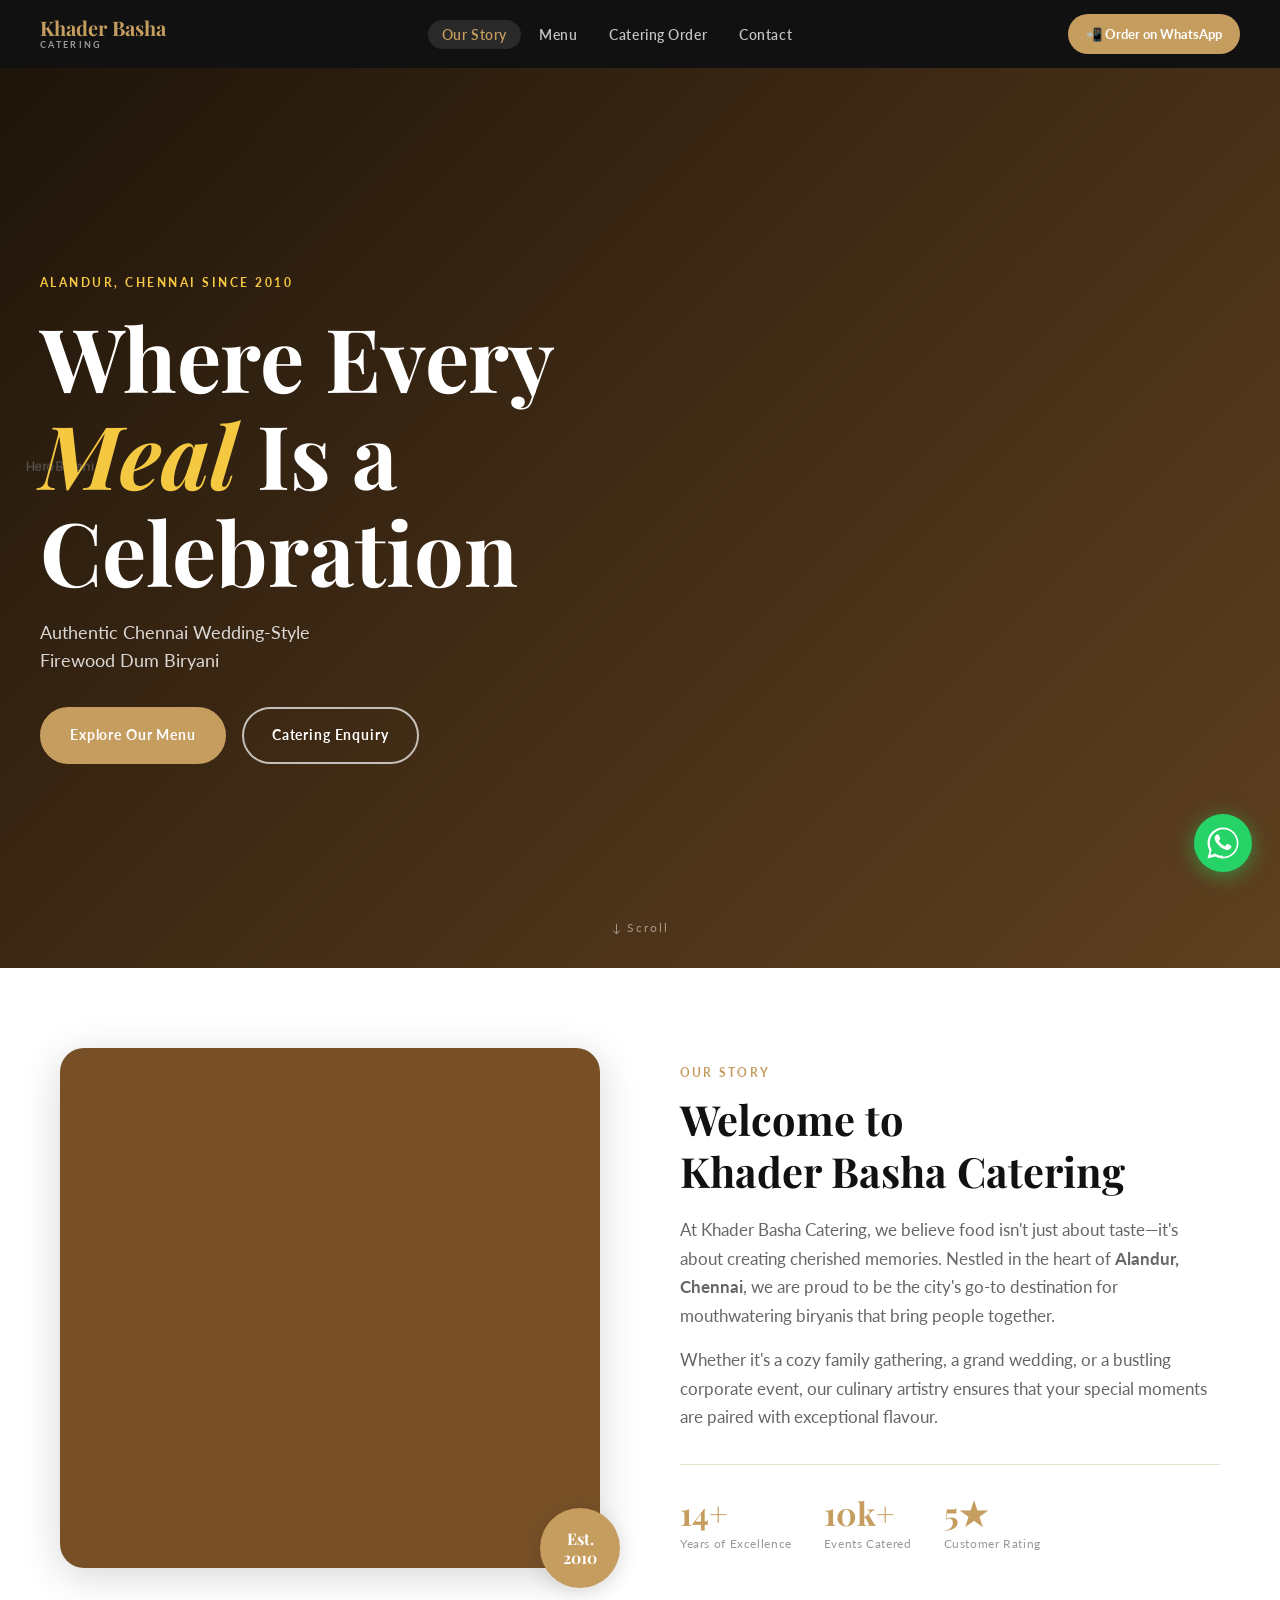
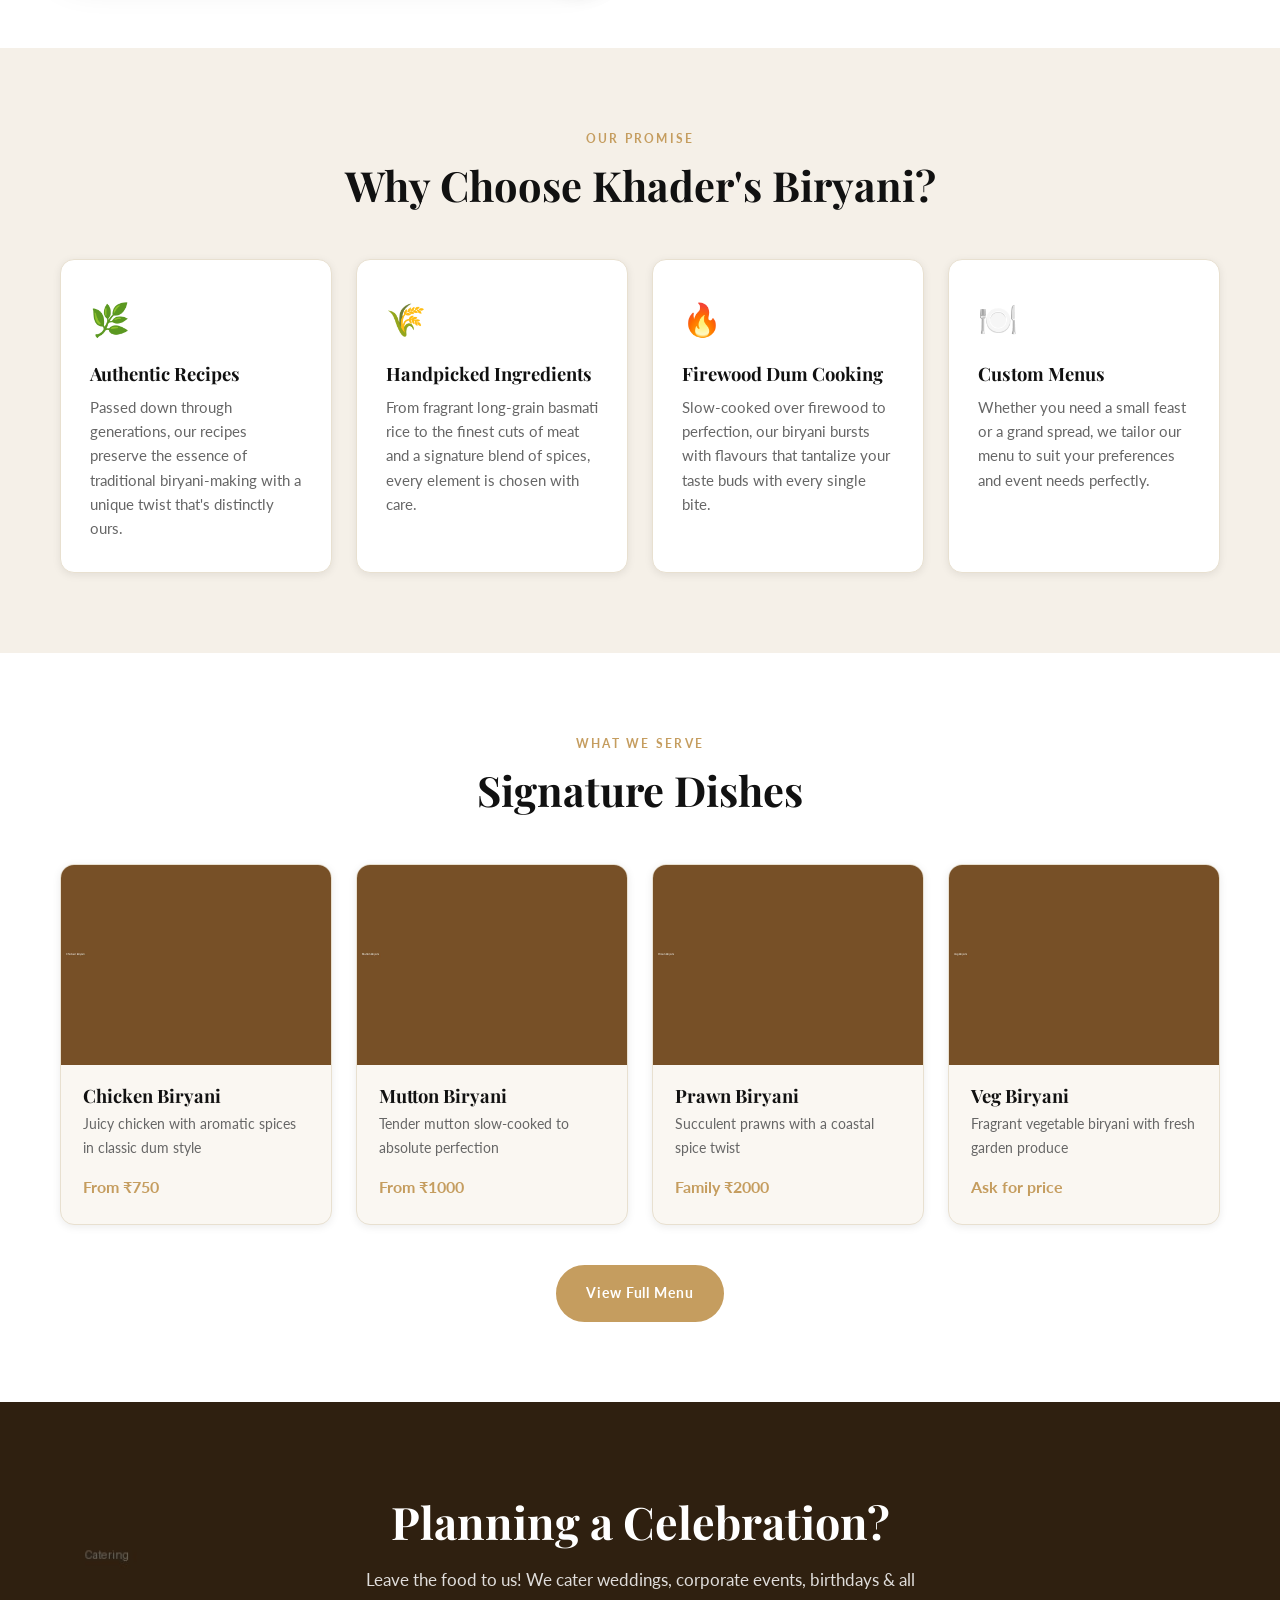
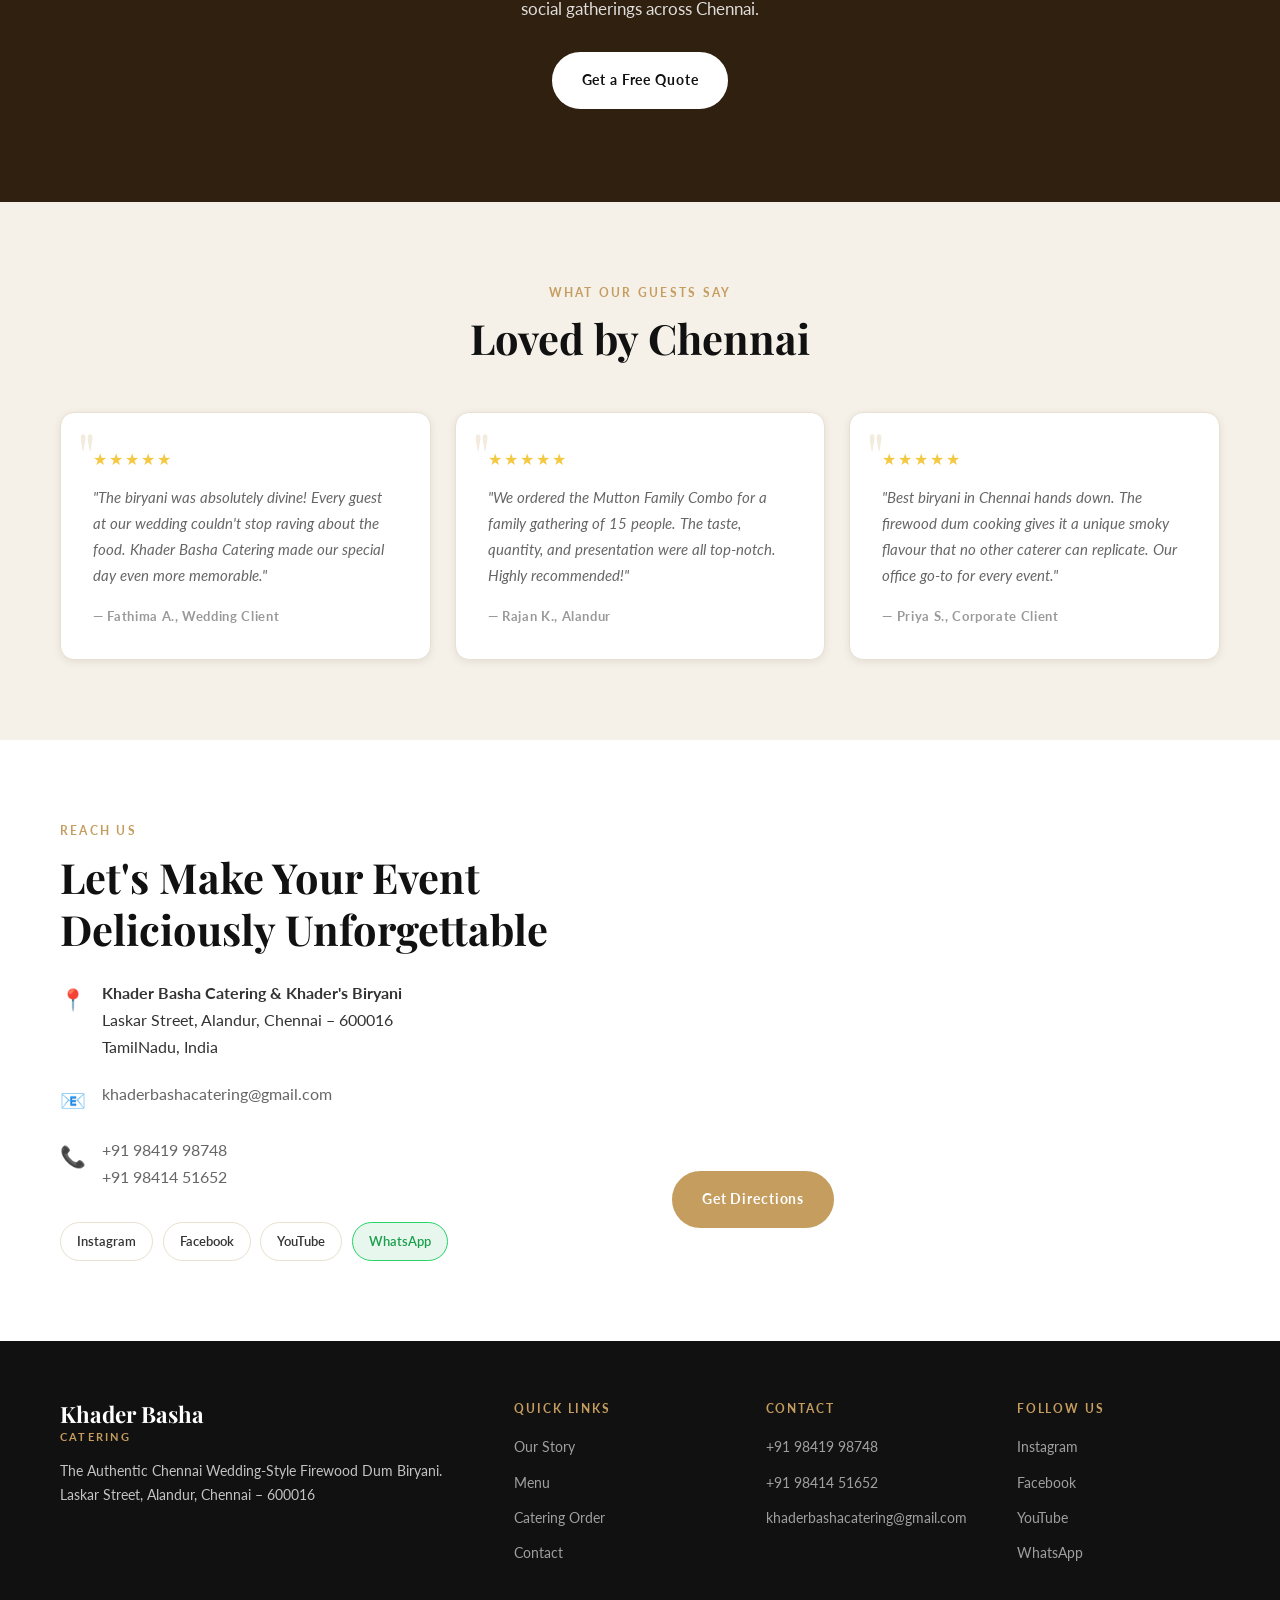
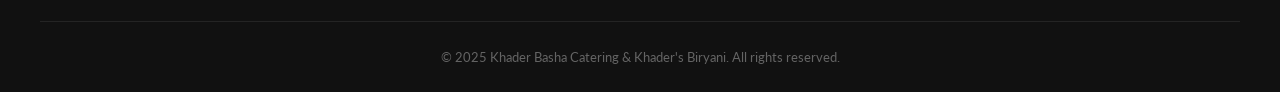
<file: index.html>
<!DOCTYPE html>
<html lang="en">
<head>
  <meta charset="UTF-8" />
  <meta name="viewport" content="width=device-width, initial-scale=1.0" />
  <title>Khader Basha Catering – Authentic Chennai Dum Biryani</title>
  <meta name="description" content="Khader Basha Catering – Authentic Chennai Wedding-Style Firewood Dum Biryani. Catering for weddings, corporate events & family gatherings. Located in Alandur, Chennai." />
  <link rel="stylesheet" href="assets/css/style.css" />
  <link href="https://fonts.googleapis.com/css2?family=Playfair+Display:ital,wght@0,400;0,700;1,400&family=Lato:wght@300;400;700&display=swap" rel="stylesheet" />
</head>
<body>

<!-- NAVBAR -->
<nav class="navbar" id="navbar">
  <div class="nav-container">
    <a href="index.html" class="nav-logo">
      <span class="logo-text">Khader Basha</span>
      <span class="logo-sub">CATERING</span>
    </a>
    <ul class="nav-links" id="navLinks">
      <li><a href="index.html" class="active">Our Story</a></li>
      <li><a href="menu.html">Menu</a></li>
      <li><a href="catering.html">Catering Order</a></li>
      <li><a href="contact.html">Contact</a></li>
    </ul>
    <a href="https://wa.me/919841998748" class="nav-cta" target="_blank">📲 Order on WhatsApp</a>
    <button class="hamburger" id="hamburger" aria-label="Toggle menu">
      <span></span><span></span><span></span>
    </button>
  </div>
</nav>

<!-- HERO -->
<section class="hero" id="hero">
  <div class="hero-overlay"></div>
  <img
    src="assets/images/hero/hero-biryani.jpg"
    alt="Authentic Biryani"
    class="hero-bg"
    loading="eager"
  />
  <div class="hero-content">
    <p class="hero-eyebrow">Alandur, Chennai since 2010</p>
    <h1 class="hero-title">Where Every<br /><em>Meal</em> Is a<br />Celebration</h1>
    <p class="hero-sub">Authentic Chennai Wedding-Style<br />Firewood Dum Biryani</p>
    <div class="hero-btns">
      <a href="menu.html" class="btn btn-primary">Explore Our Menu</a>
      <a href="https://wa.me/919841998748" class="btn btn-outline" target="_blank">Catering Enquiry</a>
    </div>
  </div>
  <div class="hero-scroll-hint">↓ Scroll</div>
</section>

<!-- ABOUT / OUR STORY -->
<section class="section story" id="story">
  <div class="container story-grid">
    <div class="story-img-wrap">
      <img
        src="assets/images/hero/story.jpg"
        alt="Biryani being prepared"
        class="story-img"
        loading="lazy"
      />
      <div class="story-badge">Est. 2010</div>
    </div>
    <div class="story-text">
      <p class="section-label">Our Story</p>
      <h2 class="section-title">Welcome to<br />Khader Basha Catering</h2>
      <p class="section-desc">
        At Khader Basha Catering, we believe food isn't just about taste—it's about creating cherished memories. Nestled in the heart of <strong>Alandur, Chennai</strong>, we are proud to be the city's go-to destination for mouthwatering biryanis that bring people together.
      </p>
      <p class="section-desc">
        Whether it's a cozy family gathering, a grand wedding, or a bustling corporate event, our culinary artistry ensures that your special moments are paired with exceptional flavour.
      </p>
      <div class="story-stats">
        <div class="stat"><span class="stat-num">14+</span><span class="stat-label">Years of Excellence</span></div>
        <div class="stat"><span class="stat-num">10k+</span><span class="stat-label">Events Catered</span></div>
        <div class="stat"><span class="stat-num">5★</span><span class="stat-label">Customer Rating</span></div>
      </div>
    </div>
  </div>
</section>

<!-- WHY CHOOSE US -->
<section class="section why-us">
  <div class="container">
    <p class="section-label center">Our Promise</p>
    <h2 class="section-title center">Why Choose Khader's Biryani?</h2>
    <div class="features-grid">
      <div class="feature-card">
        <div class="feature-icon">🌿</div>
        <h3>Authentic Recipes</h3>
        <p>Passed down through generations, our recipes preserve the essence of traditional biryani-making with a unique twist that's distinctly ours.</p>
      </div>
      <div class="feature-card">
        <div class="feature-icon">🌾</div>
        <h3>Handpicked Ingredients</h3>
        <p>From fragrant long-grain basmati rice to the finest cuts of meat and a signature blend of spices, every element is chosen with care.</p>
      </div>
      <div class="feature-card">
        <div class="feature-icon">🔥</div>
        <h3>Firewood Dum Cooking</h3>
        <p>Slow-cooked over firewood to perfection, our biryani bursts with flavours that tantalize your taste buds with every single bite.</p>
      </div>
      <div class="feature-card">
        <div class="feature-icon">🍽️</div>
        <h3>Custom Menus</h3>
        <p>Whether you need a small feast or a grand spread, we tailor our menu to suit your preferences and event needs perfectly.</p>
      </div>
    </div>
  </div>
</section>

<!-- MENU HIGHLIGHTS -->
<section class="section menu-highlights">
  <div class="container">
    <p class="section-label center">What We Serve</p>
    <h2 class="section-title center">Signature Dishes</h2>
    <div class="dishes-grid">
      <div class="dish-card">
        <div class="dish-img-wrap">
          <img
            src="assets/images/dishes/chicken.jpg"
            alt="Chicken Biryani"
            loading="lazy"
          />
        </div>
        <div class="dish-info">
          <h3>Chicken Biryani</h3>
          <p>Juicy chicken with aromatic spices in classic dum style</p>
          <span class="dish-price">From ₹750</span>
        </div>
      </div>
      <div class="dish-card">
        <div class="dish-img-wrap">
          <img
            src="assets/images/dishes/mutton.jpg"
            alt="Mutton Biryani"
            loading="lazy"
          />
        </div>
        <div class="dish-info">
          <h3>Mutton Biryani</h3>
          <p>Tender mutton slow-cooked to absolute perfection</p>
          <span class="dish-price">From ₹1000</span>
        </div>
      </div>
      <div class="dish-card">
        <div class="dish-img-wrap">
          <img
            src="assets/images/dishes/prawn.jpg"
            alt="Prawn Biryani"
            loading="lazy"
          />
        </div>
        <div class="dish-info">
          <h3>Prawn Biryani</h3>
          <p>Succulent prawns with a coastal spice twist</p>
          <span class="dish-price">Family ₹2000</span>
        </div>
      </div>
      <div class="dish-card">
        <div class="dish-img-wrap">
          <img
            src="assets/images/dishes/veg.jpg"
            alt="Veg Biryani"
            loading="lazy"
          />
        </div>
        <div class="dish-info">
          <h3>Veg Biryani</h3>
          <p>Fragrant vegetable biryani with fresh garden produce</p>
          <span class="dish-price">Ask for price</span>
        </div>
      </div>
    </div>
    <div class="center" style="margin-top:2.5rem">
      <a href="menu.html" class="btn btn-primary">View Full Menu</a>
    </div>
  </div>
</section>

<!-- CATERING BANNER -->
<section class="catering-banner">
  <div class="catering-banner-overlay"></div>
  <img
    src="assets/images/hero/catering.jpg"
    alt="Catering event"
    class="catering-banner-bg"
    loading="lazy"
  />
  <div class="container catering-banner-content">
    <h2>Planning a Celebration?</h2>
    <p>Leave the food to us! We cater weddings, corporate events, birthdays & all social gatherings across Chennai.</p>
    <a href="https://wa.me/919841998748?text=Hi%2C%20I%20want%20to%20enquire%20about%20catering%20services" class="btn btn-light" target="_blank">Get a Free Quote</a>
  </div>
</section>

<!-- TESTIMONIALS -->
<section class="section testimonials">
  <div class="container">
    <p class="section-label center">What Our Guests Say</p>
    <h2 class="section-title center">Loved by Chennai</h2>
    <div class="testi-grid">
      <div class="testi-card">
        <div class="stars">★★★★★</div>
        <p>"The biryani was absolutely divine! Every guest at our wedding couldn't stop raving about the food. Khader Basha Catering made our special day even more memorable."</p>
        <div class="testi-author">— Fathima A., Wedding Client</div>
      </div>
      <div class="testi-card">
        <div class="stars">★★★★★</div>
        <p>"We ordered the Mutton Family Combo for a family gathering of 15 people. The taste, quantity, and presentation were all top-notch. Highly recommended!"</p>
        <div class="testi-author">— Rajan K., Alandur</div>
      </div>
      <div class="testi-card">
        <div class="stars">★★★★★</div>
        <p>"Best biryani in Chennai hands down. The firewood dum cooking gives it a unique smoky flavour that no other caterer can replicate. Our office go-to for every event."</p>
        <div class="testi-author">— Priya S., Corporate Client</div>
      </div>
    </div>
  </div>
</section>

<!-- CONTACT CTA -->
<section class="section contact-cta">
  <div class="container contact-cta-grid">
    <div>
      <p class="section-label">Reach Us</p>
      <h2 class="section-title">Let's Make Your Event<br />Deliciously Unforgettable</h2>
      <div class="contact-details">
        <div class="contact-item">
          <span class="contact-icon">📍</span>
          <div>
            <strong>Khader Basha Catering & Khader's Biryani</strong><br />
            Laskar Street, Alandur, Chennai – 600016<br />TamilNadu, India
          </div>
        </div>
        <div class="contact-item">
          <span class="contact-icon">📧</span>
          <div><a href="mailto:khaderbashacatering@gmail.com">khaderbashacatering@gmail.com</a></div>
        </div>
        <div class="contact-item">
          <span class="contact-icon">📞</span>
          <div>
            <a href="tel:+919841998748">+91 98419 98748</a><br />
            <a href="tel:+919841451652">+91 98414 51652</a>
          </div>
        </div>
      </div>
      <div class="social-links">
        <a href="https://www.instagram.com/khaderbashacaters" target="_blank" class="social-link">Instagram</a>
        <a href="https://www.facebook.com/profile.php?id=100069500601431" target="_blank" class="social-link">Facebook</a>
        <a href="https://www.youtube.com/@khaderbashacaters" target="_blank" class="social-link">YouTube</a>
        <a href="https://wa.me/919841998748" target="_blank" class="social-link whatsapp-link">WhatsApp</a>
      </div>
    </div>
    <div class="map-placeholder">
      <iframe
        src="https://www.google.com/maps/embed?pb=!1m18!1m12!1m3!1d3888.3!2d80.2!3d12.99!2m3!1f0!2f0!3f0!3m2!1i1024!2i768!4f13.1!3m3!1m2!1s0x0%3A0x0!2zMTLCsDU5JzI0LjAiTiA4MMKwMTInMDAuMCJF!5e0!3m2!1sen!2sin!4v1"
        width="100%"
        height="320"
        style="border:0;border-radius:12px;"
        allowfullscreen=""
        loading="lazy"
        title="Khader Basha Catering location map"
      ></iframe>
      <a href="https://maps.google.com/?q=Laskar+Street+Alandur+Chennai+600016" target="_blank" class="btn btn-primary" style="margin-top:1rem;display:inline-block">Get Directions</a>
    </div>
  </div>
</section>

<!-- FOOTER -->
<footer class="footer">
  <div class="container footer-grid">
    <div class="footer-brand">
      <div class="footer-logo">Khader Basha<br /><span>CATERING</span></div>
      <p>The Authentic Chennai Wedding-Style Firewood Dum Biryani.<br />Laskar Street, Alandur, Chennai – 600016</p>
    </div>
    <div class="footer-col">
      <h4>Quick Links</h4>
      <ul>
        <li><a href="index.html">Our Story</a></li>
        <li><a href="menu.html">Menu</a></li>
        <li><a href="catering.html">Catering Order</a></li>
        <li><a href="contact.html">Contact</a></li>
      </ul>
    </div>
    <div class="footer-col">
      <h4>Contact</h4>
      <ul>
        <li><a href="tel:+919841998748">+91 98419 98748</a></li>
        <li><a href="tel:+919841451652">+91 98414 51652</a></li>
        <li><a href="mailto:khaderbashacatering@gmail.com">khaderbashacatering@gmail.com</a></li>
      </ul>
    </div>
    <div class="footer-col">
      <h4>Follow Us</h4>
      <ul>
        <li><a href="https://www.instagram.com/khaderbashacaters" target="_blank">Instagram</a></li>
        <li><a href="https://www.facebook.com/profile.php?id=100069500601431" target="_blank">Facebook</a></li>
        <li><a href="https://www.youtube.com/@khaderbashacaters" target="_blank">YouTube</a></li>
        <li><a href="https://wa.me/919841998748" target="_blank">WhatsApp</a></li>
      </ul>
    </div>
  </div>
  <div class="footer-bottom">
    <p>© 2025 Khader Basha Catering & Khader's Biryani. All rights reserved.</p>
  </div>
</footer>

<!-- WhatsApp Floating Button -->
<a href="https://wa.me/919841998748?text=Hi%2C%20I%27d%20like%20to%20enquire%20about%20your%20catering%20services" class="whatsapp-float" target="_blank" aria-label="Chat on WhatsApp">
  <svg viewBox="0 0 32 32" width="32" height="32" fill="white"><path d="M16 .5C7.44.5.5 7.44.5 16c0 2.83.74 5.49 2.03 7.81L.5 31.5l7.9-2.04A15.44 15.44 0 0016 31.5C24.56 31.5 31.5 24.56 31.5 16S24.56.5 16 .5zm0 28.33a13.77 13.77 0 01-7.03-1.93l-.5-.3-5.17 1.35 1.38-5.03-.33-.52A13.77 13.77 0 0116 2.17c7.61 0 13.83 6.2 13.83 13.83S23.61 29.83 16 29.83zm7.56-10.38c-.41-.21-2.44-1.2-2.82-1.34-.38-.14-.66-.21-.93.21s-1.07 1.34-1.31 1.62c-.24.28-.48.31-.89.1a11.23 11.23 0 01-3.3-2.03 12.4 12.4 0 01-2.28-2.84c-.24-.41-.03-.63.18-.84.19-.19.41-.48.62-.72.21-.24.28-.41.41-.69.14-.28.07-.52-.03-.72-.1-.21-.93-2.24-1.28-3.07-.34-.8-.68-.69-.93-.7h-.8c-.28 0-.72.1-1.1.52s-1.44 1.4-1.44 3.42 1.47 3.96 1.68 4.23c.21.28 2.9 4.42 7.03 6.2a23.7 23.7 0 002.35.87 5.66 5.66 0 002.6.16c.79-.12 2.44-1 2.78-1.96.35-.96.35-1.79.24-1.96-.1-.17-.38-.28-.79-.49z"/></svg>
</a>

<script src="assets/js/script.js"></script>
</body>
</html>
</file>
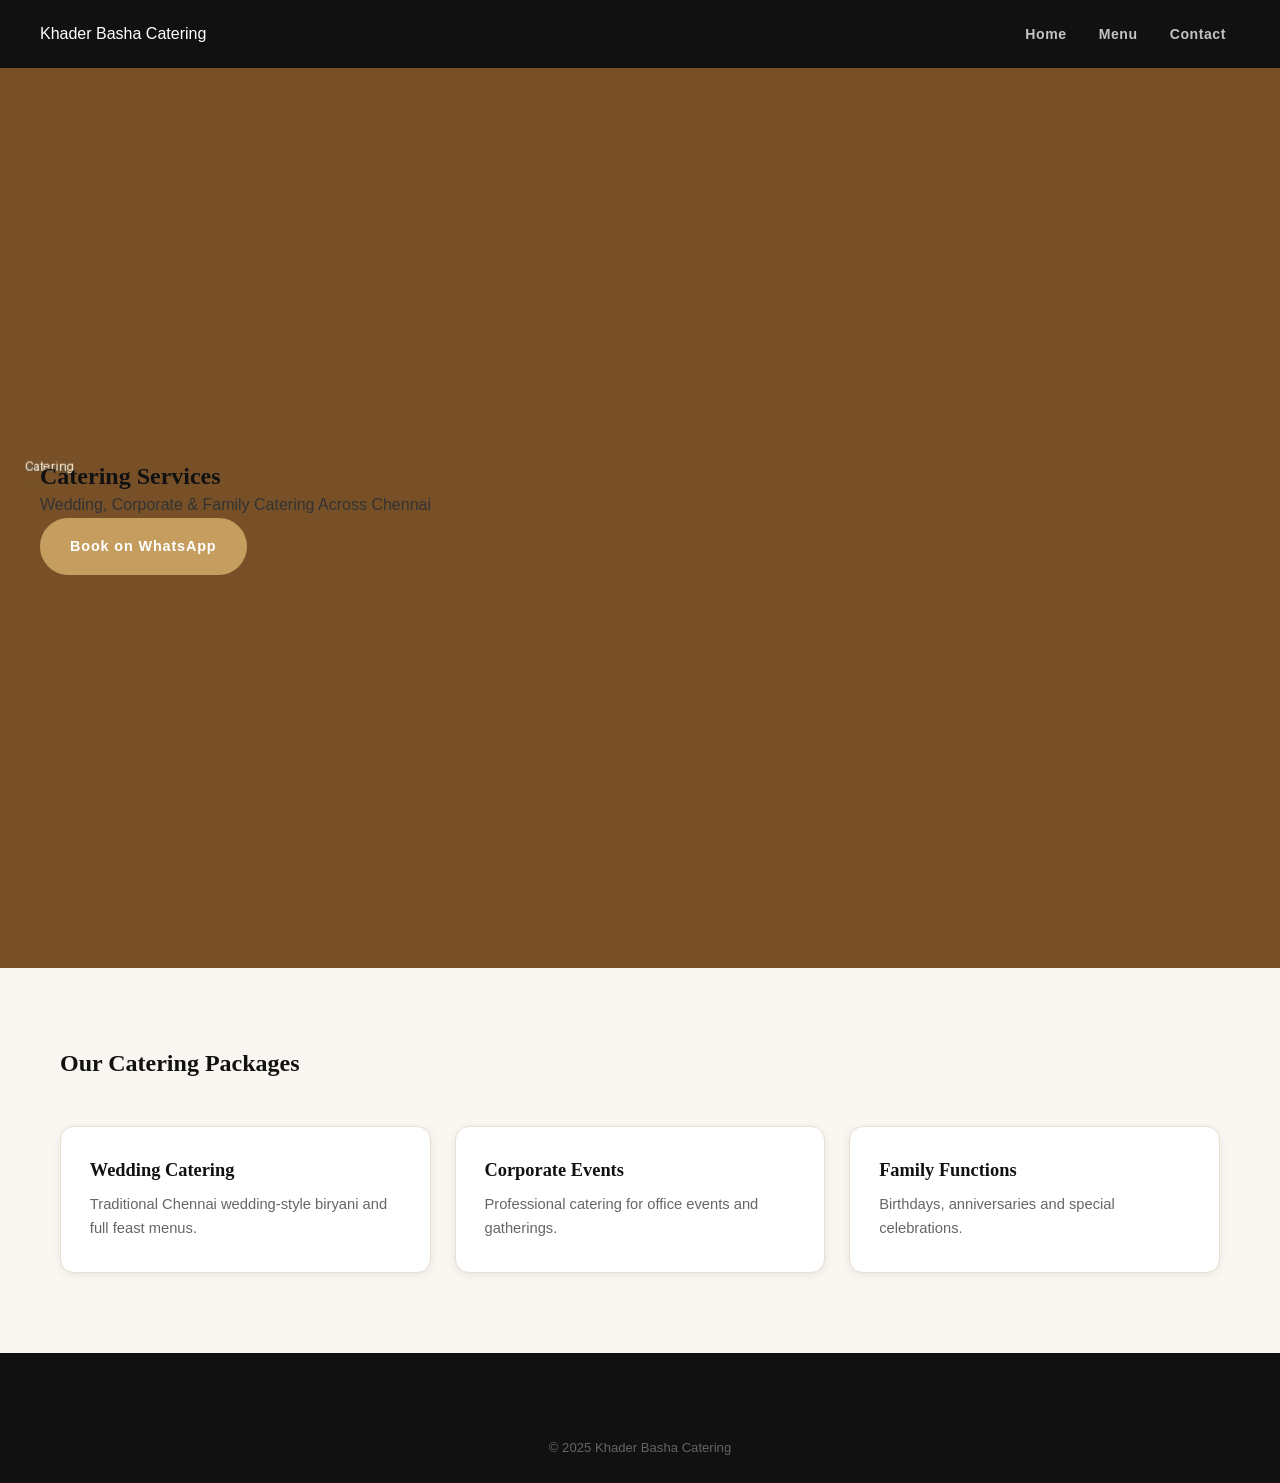
<file: catering.html>
<!DOCTYPE html>
<html lang="en">
<head>
<meta charset="UTF-8">
<meta name="viewport" content="width=device-width, initial-scale=1.0">
<title>Catering Services – Khader Basha Catering</title>
<link rel="stylesheet" href="assets/css/style.css">
</head>
<body>
<nav class="navbar">
<div class="nav-container">
<a href="index.html" class="nav-logo">Khader Basha Catering</a>
<ul class="nav-links">
<li><a href="index.html">Home</a></li>
<li><a href="menu.html">Menu</a></li>
<li><a href="contact.html">Contact</a></li>
</ul>
</div>
</nav>

<section class="hero">
<img src="assets/images/hero/catering.jpg" class="hero-bg">
<div class="hero-content">
<h1>Catering Services</h1>
<p>Wedding, Corporate & Family Catering Across Chennai</p>
<a href="https://wa.me/919841998748" class="btn btn-primary">Book on WhatsApp</a>
</div>
</section>

<section class="section">
<div class="container">
<h2>Our Catering Packages</h2>
<div class="features-grid">
<div class="feature-card">
<h3>Wedding Catering</h3>
<p>Traditional Chennai wedding-style biryani and full feast menus.</p>
</div>
<div class="feature-card">
<h3>Corporate Events</h3>
<p>Professional catering for office events and gatherings.</p>
</div>
<div class="feature-card">
<h3>Family Functions</h3>
<p>Birthdays, anniversaries and special celebrations.</p>
</div>
</div>
</div>
</section>

<footer class="footer">
<div class="footer-bottom">
<p>© 2025 Khader Basha Catering</p>
</div>
</footer>
<script src="assets/js/script.js"></script>
</body>
</html>
</file>
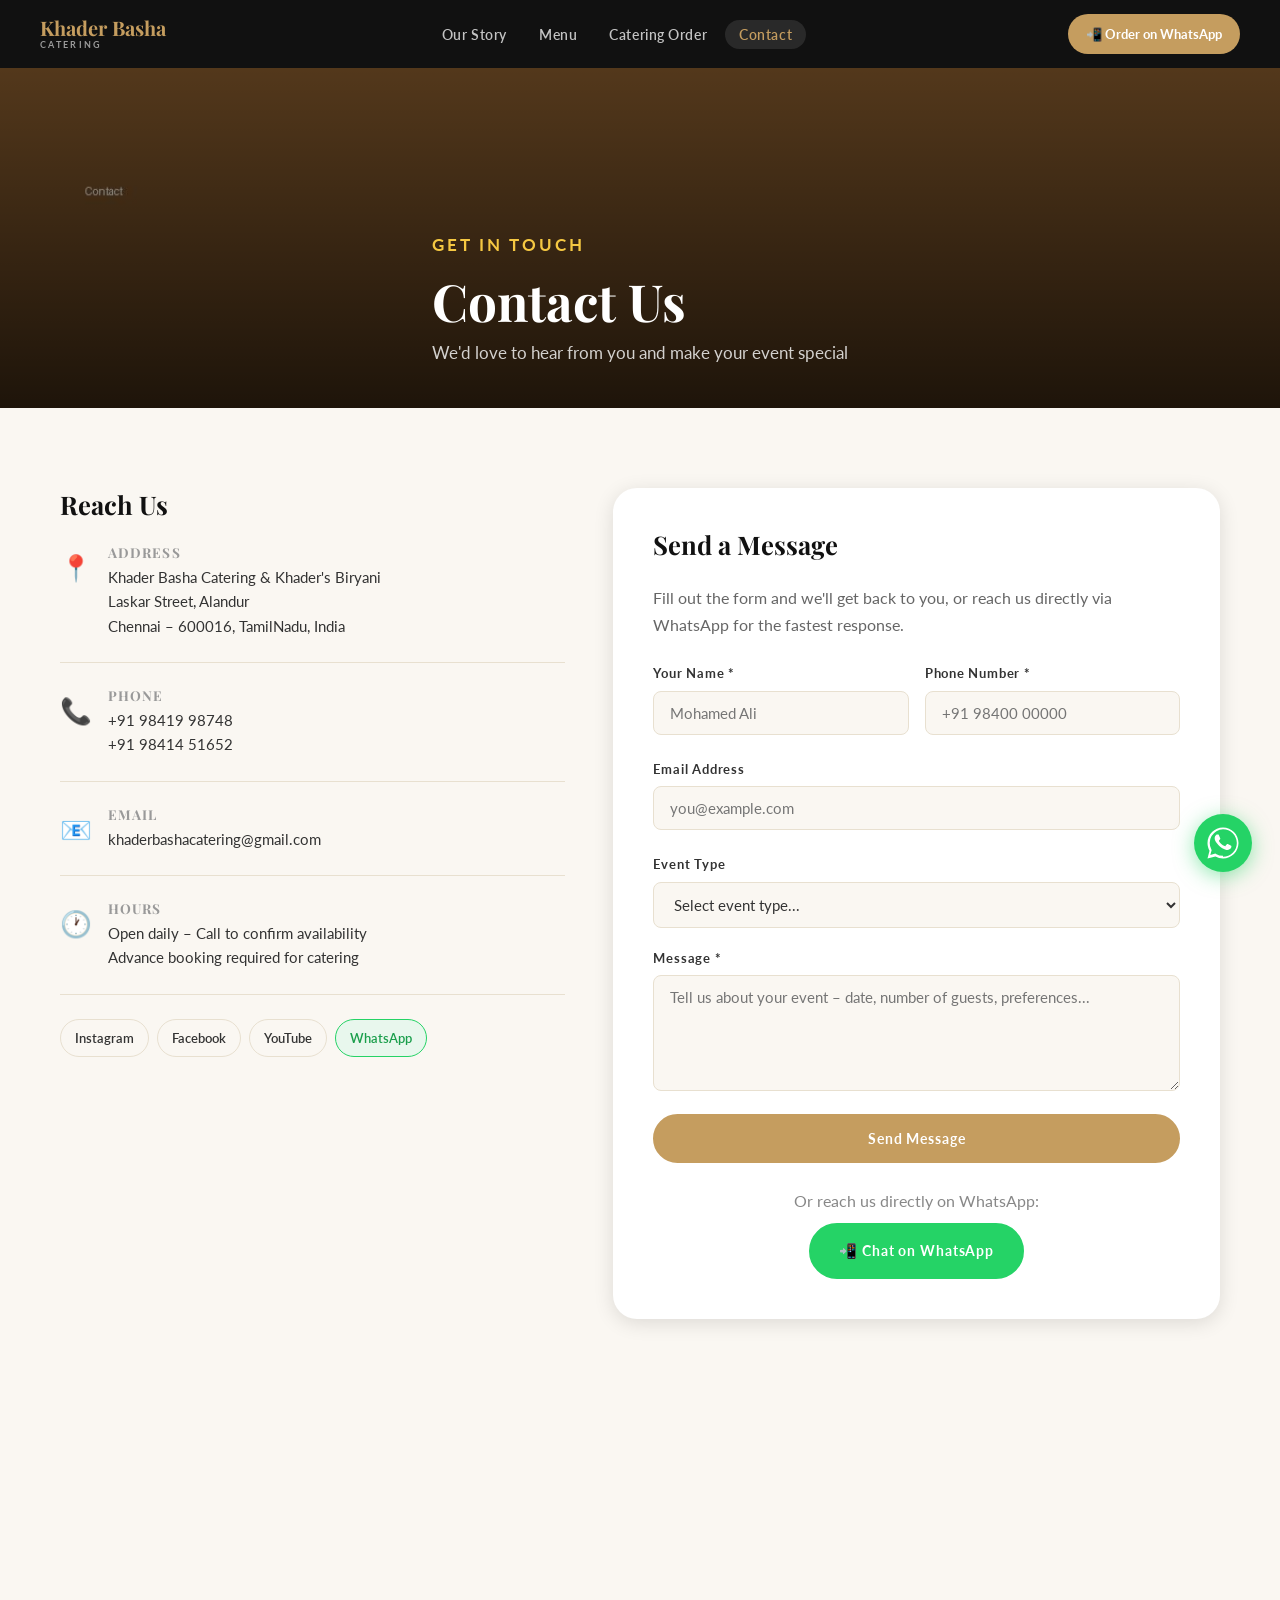
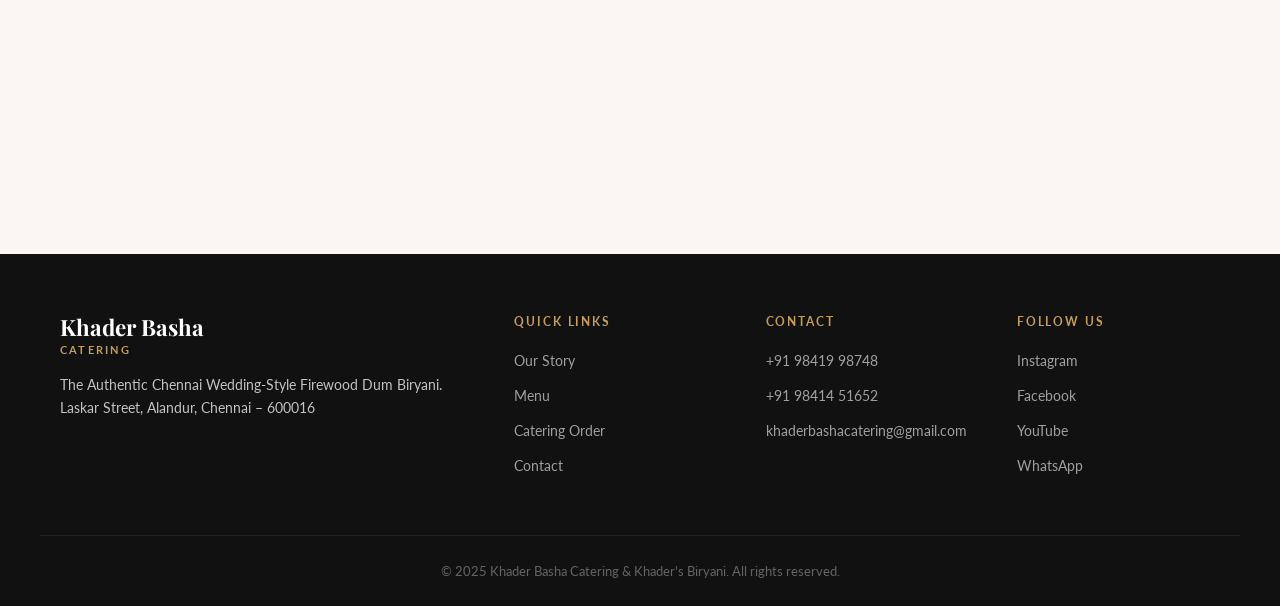
<file: contact.html>
<!DOCTYPE html>
<html lang="en">
<head>
  <meta charset="UTF-8" />
  <meta name="viewport" content="width=device-width, initial-scale=1.0" />
  <title>Contact – Khader Basha Catering</title>
  <meta name="description" content="Contact Khader Basha Catering for catering enquiries, orders, and event planning. Located in Alandur, Chennai." />
  <link rel="stylesheet" href="assets/css/style.css" />
  <link href="https://fonts.googleapis.com/css2?family=Playfair+Display:ital,wght@0,400;0,700;1,400&family=Lato:wght@300;400;700&display=swap" rel="stylesheet" />
</head>
<body>

<nav class="navbar" id="navbar">
  <div class="nav-container">
    <a href="index.html" class="nav-logo">
      <span class="logo-text">Khader Basha</span>
      <span class="logo-sub">CATERING</span>
    </a>
    <ul class="nav-links" id="navLinks">
      <li><a href="index.html">Our Story</a></li>
      <li><a href="menu.html">Menu</a></li>
      <li><a href="catering.html">Catering Order</a></li>
      <li><a href="contact.html" class="active">Contact</a></li>
    </ul>
    <a href="https://wa.me/919841998748" class="nav-cta" target="_blank">📲 Order on WhatsApp</a>
    <button class="hamburger" id="hamburger" aria-label="Toggle menu">
      <span></span><span></span><span></span>
    </button>
  </div>
</nav>

<header class="page-header">
  <div class="page-header-overlay"></div>
  <img src="assets/images/hero/contact.jpg" alt="Catering" class="page-header-bg" />
  <div class="container">
    <p class="section-label" style="color:#f5c842">Get In Touch</p>
    <h1>Contact Us</h1>
    <p>We'd love to hear from you and make your event special</p>
  </div>
</header>

<main class="section">
  <div class="container contact-page-grid">
    <div class="contact-info-box">
      <h2>Reach Us</h2>
      <div class="contact-detail-block">
        <div class="contact-icon-large">📍</div>
        <div>
          <h4>Address</h4>
          <p>Khader Basha Catering & Khader's Biryani<br />Laskar Street, Alandur<br />Chennai – 600016, TamilNadu, India</p>
        </div>
      </div>
      <div class="contact-detail-block">
        <div class="contact-icon-large">📞</div>
        <div>
          <h4>Phone</h4>
          <p><a href="tel:+919841998748">+91 98419 98748</a><br /><a href="tel:+919841451652">+91 98414 51652</a></p>
        </div>
      </div>
      <div class="contact-detail-block">
        <div class="contact-icon-large">📧</div>
        <div>
          <h4>Email</h4>
          <p><a href="mailto:khaderbashacatering@gmail.com">khaderbashacatering@gmail.com</a></p>
        </div>
      </div>
      <div class="contact-detail-block">
        <div class="contact-icon-large">🕐</div>
        <div>
          <h4>Hours</h4>
          <p>Open daily – Call to confirm availability<br />Advance booking required for catering</p>
        </div>
      </div>
      <div class="contact-social-row">
        <a href="https://www.instagram.com/khaderbashacaters" target="_blank" class="social-pill">Instagram</a>
        <a href="https://www.facebook.com/profile.php?id=100069500601431" target="_blank" class="social-pill">Facebook</a>
        <a href="https://www.youtube.com/@khaderbashacaters" target="_blank" class="social-pill">YouTube</a>
        <a href="https://wa.me/919841998748" target="_blank" class="social-pill green">WhatsApp</a>
      </div>
    </div>

    <div class="contact-form-box">
      <h2>Send a Message</h2>
      <p style="margin-bottom:1.5rem;color:#666">Fill out the form and we'll get back to you, or reach us directly via WhatsApp for the fastest response.</p>
      <form id="contactForm" novalidate>
        <div class="form-row">
          <div class="form-group">
            <label for="name">Your Name *</label>
            <input type="text" id="name" name="name" placeholder="Mohamed Ali" required />
            <span class="form-error" id="nameError"></span>
          </div>
          <div class="form-group">
            <label for="phone">Phone Number *</label>
            <input type="tel" id="phone" name="phone" placeholder="+91 98400 00000" required />
            <span class="form-error" id="phoneError"></span>
          </div>
        </div>
        <div class="form-group">
          <label for="email">Email Address</label>
          <input type="email" id="email" name="email" placeholder="you@example.com" />
          <span class="form-error" id="emailError"></span>
        </div>
        <div class="form-group">
          <label for="event">Event Type</label>
          <select id="event" name="event">
            <option value="">Select event type...</option>
            <option>Wedding</option>
            <option>Birthday Party</option>
            <option>Corporate Event</option>
            <option>Family Gathering</option>
            <option>Individual Order</option>
            <option>Other</option>
          </select>
        </div>
        <div class="form-group">
          <label for="message">Message *</label>
          <textarea id="message" name="message" rows="5" placeholder="Tell us about your event – date, number of guests, preferences..." required></textarea>
          <span class="form-error" id="messageError"></span>
        </div>
        <button type="submit" class="btn btn-primary" style="width:100%">Send Message</button>
        <div class="form-success" id="formSuccess" style="display:none">
          ✅ Thank you! We'll be in touch soon. For urgent orders, WhatsApp us directly.
        </div>
      </form>
      <div style="margin-top:1.5rem;text-align:center">
        <p style="color:#888;margin-bottom:0.5rem">Or reach us directly on WhatsApp:</p>
        <a href="https://wa.me/919841998748?text=Hi%2C%20I%20would%20like%20to%20enquire%20about%20your%20catering%20services" class="btn btn-whatsapp" target="_blank">📲 Chat on WhatsApp</a>
      </div>
    </div>
  </div>

  <div class="container" style="margin-top:3rem">
    <iframe
      src="https://www.google.com/maps/embed?pb=!1m18!1m12!1m3!1d3888.3!2d80.2!3d12.99!2m3!1f0!2f0!3f0!3m2!1i1024!2i768!4f13.1!3m3!1m2!1s0x0%3A0x0!2zMTLCsDU5JzI0LjAiTiA4MMKwMTInMDAuMCJF!5e0!3m2!1sen!2sin!4v1"
      width="100%"
      height="400"
      style="border:0;border-radius:16px;"
      allowfullscreen=""
      loading="lazy"
      title="Khader Basha Catering location"
    ></iframe>
  </div>
</main>

<footer class="footer">
  <div class="container footer-grid">
    <div class="footer-brand">
      <div class="footer-logo">Khader Basha<br /><span>CATERING</span></div>
      <p>The Authentic Chennai Wedding-Style Firewood Dum Biryani.<br />Laskar Street, Alandur, Chennai – 600016</p>
    </div>
    <div class="footer-col">
      <h4>Quick Links</h4>
      <ul>
        <li><a href="index.html">Our Story</a></li>
        <li><a href="menu.html">Menu</a></li>
        <li><a href="catering.html">Catering Order</a></li>
        <li><a href="contact.html">Contact</a></li>
      </ul>
    </div>
    <div class="footer-col">
      <h4>Contact</h4>
      <ul>
        <li><a href="tel:+919841998748">+91 98419 98748</a></li>
        <li><a href="tel:+919841451652">+91 98414 51652</a></li>
        <li><a href="mailto:khaderbashacatering@gmail.com">khaderbashacatering@gmail.com</a></li>
      </ul>
    </div>
    <div class="footer-col">
      <h4>Follow Us</h4>
      <ul>
        <li><a href="https://www.instagram.com/khaderbashacaters" target="_blank">Instagram</a></li>
        <li><a href="https://www.facebook.com/profile.php?id=100069500601431" target="_blank">Facebook</a></li>
        <li><a href="https://www.youtube.com/@khaderbashacaters" target="_blank">YouTube</a></li>
        <li><a href="https://wa.me/919841998748" target="_blank">WhatsApp</a></li>
      </ul>
    </div>
  </div>
  <div class="footer-bottom">
    <p>© 2025 Khader Basha Catering & Khader's Biryani. All rights reserved.</p>
  </div>
</footer>

<a href="https://wa.me/919841998748" class="whatsapp-float" target="_blank" aria-label="Chat on WhatsApp">
  <svg viewBox="0 0 32 32" width="32" height="32" fill="white"><path d="M16 .5C7.44.5.5 7.44.5 16c0 2.83.74 5.49 2.03 7.81L.5 31.5l7.9-2.04A15.44 15.44 0 0016 31.5C24.56 31.5 31.5 24.56 31.5 16S24.56.5 16 .5zm0 28.33a13.77 13.77 0 01-7.03-1.93l-.5-.3-5.17 1.35 1.38-5.03-.33-.52A13.77 13.77 0 0116 2.17c7.61 0 13.83 6.2 13.83 13.83S23.61 29.83 16 29.83zm7.56-10.38c-.41-.21-2.44-1.2-2.82-1.34-.38-.14-.66-.21-.93.21s-1.07 1.34-1.31 1.62c-.24.28-.48.31-.89.1a11.23 11.23 0 01-3.3-2.03 12.4 12.4 0 01-2.28-2.84c-.24-.41-.03-.63.18-.84.19-.19.41-.48.62-.72.21-.24.28-.41.41-.69.14-.28.07-.52-.03-.72-.1-.21-.93-2.24-1.28-3.07-.34-.8-.68-.69-.93-.7h-.8c-.28 0-.72.1-1.1.52s-1.44 1.4-1.44 3.42 1.47 3.96 1.68 4.23c.21.28 2.9 4.42 7.03 6.2a23.7 23.7 0 002.35.87 5.66 5.66 0 002.6.16c.79-.12 2.44-1 2.78-1.96.35-.96.35-1.79.24-1.96-.1-.17-.38-.28-.79-.49z"/></svg>
</a>
<script src="assets/js/script.js"></script>
</body>
</html>
</file>
<file: assets/css/style.css>
/* ============================================
   KHADER BASHA CATERING — FULL STYLESHEET
   ============================================ */

/* ---------- CSS VARIABLES ---------- */
:root {
  --gold:        #c59d5f;
  --gold-light:  #f5c842;
  --gold-dark:   #a07c3c;
  --black:       #111111;
  --dark:        #1a1a1a;
  --dark2:       #2a2a2a;
  --cream:       #faf7f2;
  --cream2:      #f5f0e8;
  --white:       #ffffff;
  --text:        #333333;
  --text-light:  #666666;
  --text-muted:  #999999;
  --border:      #e8e0d0;
  --shadow-sm:   0 2px 8px rgba(0,0,0,0.08);
  --shadow-md:   0 4px 20px rgba(0,0,0,0.12);
  --shadow-lg:   0 8px 40px rgba(0,0,0,0.16);
  --radius-sm:   8px;
  --radius-md:   14px;
  --radius-lg:   24px;
  --transition:  0.3s ease;
  --font-display: 'Playfair Display', Georgia, serif;
  --font-body:    'Lato', Arial, sans-serif;
}

/* ---------- RESET ---------- */
*, *::before, *::after { box-sizing: border-box; margin: 0; padding: 0; }

html { scroll-behavior: smooth; }

body {
  font-family: var(--font-body);
  background: var(--cream);
  color: var(--text);
  line-height: 1.7;
  overflow-x: hidden;
}

img { max-width: 100%; display: block; }
a  { color: inherit; text-decoration: none; transition: color var(--transition); }
ul { list-style: none; }

/* ---------- TYPOGRAPHY ---------- */
h1, h2, h3, h4 {
  font-family: var(--font-display);
  line-height: 1.25;
  color: var(--black);
}

/* ---------- UTILITIES ---------- */
.container { max-width: 1200px; margin: 0 auto; padding: 0 20px; }
.center    { text-align: center; }
.section   { padding: 80px 20px; }

.section-label {
  font-family: var(--font-body);
  font-size: 0.78rem;
  font-weight: 700;
  letter-spacing: 0.18em;
  text-transform: uppercase;
  color: var(--gold);
  margin-bottom: 0.6rem;
  display: block;
}

.section-title {
  font-size: clamp(1.8rem, 4vw, 2.6rem);
  margin-bottom: 1.2rem;
  color: var(--black);
}

.section-desc {
  font-size: 1.05rem;
  color: var(--text-light);
  margin-bottom: 1rem;
  max-width: 560px;
}

/* ---------- BUTTONS ---------- */
.btn {
  display: inline-block;
  padding: 14px 28px;
  border-radius: 50px;
  font-family: var(--font-body);
  font-weight: 700;
  font-size: 0.9rem;
  letter-spacing: 0.06em;
  cursor: pointer;
  border: 2px solid transparent;
  transition: all var(--transition);
  text-align: center;
  white-space: nowrap;
}

.btn-primary {
  background: var(--gold);
  color: var(--white);
  border-color: var(--gold);
}
.btn-primary:hover {
  background: var(--gold-dark);
  border-color: var(--gold-dark);
  transform: translateY(-2px);
  box-shadow: 0 6px 20px rgba(197,157,95,0.4);
}

.btn-outline {
  background: transparent;
  color: var(--white);
  border-color: rgba(255,255,255,0.7);
}
.btn-outline:hover {
  background: var(--white);
  color: var(--black);
  border-color: var(--white);
}

.btn-light {
  background: var(--white);
  color: var(--black);
  border-color: var(--white);
}
.btn-light:hover {
  background: var(--gold);
  color: var(--white);
  border-color: var(--gold);
  transform: translateY(-2px);
}

.btn-whatsapp {
  background: #25d366;
  color: var(--white);
  border-color: #25d366;
}
.btn-whatsapp:hover {
  background: #1ebe5a;
  border-color: #1ebe5a;
  transform: translateY(-2px);
}

.btn-sm {
  padding: 10px 20px;
  font-size: 0.85rem;
}

/* ============================================
   NAVBAR
   ============================================ */
.navbar {
  position: sticky;
  top: 0;
  z-index: 1000;
  background: var(--black);
  padding: 0 20px;
  transition: box-shadow var(--transition);
}
.navbar.scrolled {
  box-shadow: 0 4px 24px rgba(0,0,0,0.35);
}

.nav-container {
  max-width: 1200px;
  margin: 0 auto;
  display: flex;
  align-items: center;
  justify-content: space-between;
  height: 68px;
  gap: 1rem;
}

.nav-logo {
  display: flex;
  flex-direction: column;
  line-height: 1;
  color: var(--white);
  text-decoration: none;
  flex-shrink: 0;
}
.nav-logo .logo-text {
  font-family: var(--font-display);
  font-size: 1.25rem;
  font-weight: 700;
  color: var(--gold);
}
.nav-logo .logo-sub {
  font-size: 0.58rem;
  letter-spacing: 0.25em;
  font-weight: 700;
  color: var(--text-muted);
  margin-top: 2px;
}

.nav-links {
  display: flex;
  gap: 0.25rem;
  align-items: center;
  list-style: none;
}
.nav-links a {
  color: rgba(255,255,255,0.75);
  font-size: 0.88rem;
  font-weight: 600;
  padding: 6px 14px;
  border-radius: 50px;
  letter-spacing: 0.04em;
  transition: all var(--transition);
}
.nav-links a:hover,
.nav-links a.active {
  color: var(--white);
  background: rgba(255,255,255,0.1);
}
.nav-links a.active { color: var(--gold); }

.nav-cta {
  background: var(--gold);
  color: var(--white);
  padding: 9px 18px;
  border-radius: 50px;
  font-size: 0.82rem;
  font-weight: 700;
  white-space: nowrap;
  flex-shrink: 0;
  transition: all var(--transition);
}
.nav-cta:hover {
  background: var(--gold-dark);
  transform: translateY(-1px);
}

/* Hamburger */
.hamburger {
  display: none;
  flex-direction: column;
  gap: 5px;
  background: none;
  border: none;
  cursor: pointer;
  padding: 4px;
  flex-shrink: 0;
}
.hamburger span {
  width: 24px;
  height: 2px;
  background: var(--white);
  border-radius: 2px;
  transition: all 0.3s ease;
  display: block;
}
.hamburger.open span:nth-child(1) { transform: rotate(45deg) translate(5px, 5px); }
.hamburger.open span:nth-child(2) { opacity: 0; }
.hamburger.open span:nth-child(3) { transform: rotate(-45deg) translate(5px, -5px); }

/* ============================================
   HERO
   ============================================ */
.hero {
  position: relative;
  height: 100vh;
  min-height: 580px;
  display: flex;
  align-items: center;
  justify-content: flex-start;
  overflow: hidden;
}

.hero-bg {
  position: absolute;
  inset: 0;
  width: 100%;
  height: 100%;
  object-fit: cover;
  z-index: 0;
  transform: scale(1.05);
  transition: transform 8s ease;
}
.hero:hover .hero-bg { transform: scale(1.0); }

.hero-overlay {
  position: absolute;
  inset: 0;
  background: linear-gradient(
    135deg,
    rgba(0,0,0,0.75) 0%,
    rgba(0,0,0,0.45) 50%,
    rgba(0,0,0,0.2) 100%
  );
  z-index: 1;
}

.hero-content {
  position: relative;
  z-index: 2;
  max-width: 600px;
  padding: 0 40px;
  animation: heroFadeUp 1s ease both;
}

.hero-eyebrow {
  font-size: 0.78rem;
  font-weight: 700;
  letter-spacing: 0.2em;
  text-transform: uppercase;
  color: var(--gold-light);
  margin-bottom: 1rem;
}

.hero-title {
  font-family: var(--font-display);
  font-size: clamp(2.8rem, 7vw, 5.5rem);
  font-weight: 700;
  color: var(--white);
  line-height: 1.1;
  margin-bottom: 1.2rem;
}
.hero-title em {
  font-style: italic;
  color: var(--gold-light);
}

.hero-sub {
  font-size: 1.1rem;
  color: rgba(255,255,255,0.82);
  margin-bottom: 2rem;
  line-height: 1.6;
}

.hero-btns {
  display: flex;
  gap: 1rem;
  flex-wrap: wrap;
}

.hero-scroll-hint {
  position: absolute;
  bottom: 30px;
  left: 50%;
  transform: translateX(-50%);
  color: rgba(255,255,255,0.5);
  font-size: 0.78rem;
  letter-spacing: 0.15em;
  z-index: 2;
  animation: bounce 2s infinite;
}

/* ============================================
   PAGE HEADER (inner pages)
   ============================================ */
.page-header {
  position: relative;
  height: 340px;
  display: flex;
  align-items: flex-end;
  overflow: hidden;
}
.page-header-bg {
  position: absolute;
  inset: 0;
  width: 100%;
  height: 100%;
  object-fit: cover;
  z-index: 0;
}
.page-header-overlay {
  position: absolute;
  inset: 0;
  background: linear-gradient(to top, rgba(0,0,0,0.75) 0%, rgba(0,0,0,0.3) 100%);
  z-index: 1;
}
.page-header .container {
  position: relative;
  z-index: 2;
  padding-bottom: 2.5rem;
  color: var(--white);
}
.page-header h1 {
  font-family: var(--font-display);
  font-size: clamp(2rem, 5vw, 3.2rem);
  color: var(--white);
  margin-bottom: 0.4rem;
}
.page-header p {
  color: rgba(255,255,255,0.8);
  font-size: 1.05rem;
}

/* ============================================
   OUR STORY SECTION
   ============================================ */
.story { background: var(--white); }

.story-grid {
  display: grid;
  grid-template-columns: 1fr 1fr;
  gap: 5rem;
  align-items: center;
}

.story-img-wrap {
  position: relative;
}
.story-img {
  width: 100%;
  height: 520px;
  object-fit: cover;
  border-radius: var(--radius-lg);
  box-shadow: var(--shadow-lg);
}
.story-badge {
  position: absolute;
  bottom: -20px;
  right: -20px;
  background: var(--gold);
  color: var(--white);
  font-family: var(--font-display);
  font-size: 1rem;
  font-weight: 700;
  padding: 16px 20px;
  border-radius: 50%;
  width: 80px;
  height: 80px;
  display: flex;
  align-items: center;
  justify-content: center;
  text-align: center;
  line-height: 1.2;
  box-shadow: var(--shadow-md);
}

.story-stats {
  display: flex;
  gap: 2rem;
  margin-top: 2rem;
  padding-top: 2rem;
  border-top: 1px solid var(--border);
  flex-wrap: wrap;
}
.stat { display: flex; flex-direction: column; }
.stat-num {
  font-family: var(--font-display);
  font-size: 2rem;
  font-weight: 700;
  color: var(--gold);
  line-height: 1;
}
.stat-label {
  font-size: 0.78rem;
  color: var(--text-muted);
  letter-spacing: 0.05em;
  margin-top: 4px;
}

/* ============================================
   WHY CHOOSE US
   ============================================ */
.why-us { background: var(--cream2); }

.features-grid {
  display: grid;
  grid-template-columns: repeat(auto-fit, minmax(230px, 1fr));
  gap: 1.5rem;
  margin-top: 3rem;
}

.feature-card {
  background: var(--white);
  border-radius: var(--radius-md);
  padding: 2rem 1.8rem;
  box-shadow: var(--shadow-sm);
  border: 1px solid var(--border);
  transition: all var(--transition);
}
.feature-card:hover {
  transform: translateY(-5px);
  box-shadow: var(--shadow-md);
  border-color: var(--gold);
}
.feature-icon {
  font-size: 2rem;
  margin-bottom: 1rem;
}
.feature-card h3 {
  font-size: 1.15rem;
  margin-bottom: 0.6rem;
  color: var(--black);
}
.feature-card p {
  font-size: 0.92rem;
  color: var(--text-light);
  line-height: 1.65;
}

/* ============================================
   MENU HIGHLIGHTS (homepage)
   ============================================ */
.menu-highlights { background: var(--white); }

.dishes-grid {
  display: grid;
  grid-template-columns: repeat(auto-fit, minmax(240px, 1fr));
  gap: 1.5rem;
  margin-top: 3rem;
}

.dish-card {
  background: var(--cream);
  border-radius: var(--radius-md);
  overflow: hidden;
  box-shadow: var(--shadow-sm);
  border: 1px solid var(--border);
  transition: all var(--transition);
}
.dish-card:hover {
  transform: translateY(-6px);
  box-shadow: var(--shadow-lg);
}
.dish-img-wrap {
  overflow: hidden;
  height: 200px;
}
.dish-img-wrap img {
  width: 100%;
  height: 100%;
  object-fit: cover;
  transition: transform 0.5s ease;
  border-radius: 0;
}
.dish-card:hover .dish-img-wrap img { transform: scale(1.08); }

.dish-info {
  padding: 1.2rem 1.4rem 1.5rem;
}
.dish-info h3 {
  font-size: 1.15rem;
  margin-bottom: 0.3rem;
}
.dish-info p {
  font-size: 0.88rem;
  color: var(--text-light);
  margin-bottom: 0.8rem;
}
.dish-price {
  font-weight: 700;
  color: var(--gold);
  font-size: 1rem;
}

/* ============================================
   CATERING BANNER
   ============================================ */
.catering-banner {
  position: relative;
  height: 400px;
  display: flex;
  align-items: center;
  justify-content: center;
  overflow: hidden;
}
.catering-banner-bg {
  position: absolute;
  inset: 0;
  width: 100%;
  height: 100%;
  object-fit: cover;
  z-index: 0;
}
.catering-banner-overlay {
  position: absolute;
  inset: 0;
  background: rgba(0,0,0,0.6);
  z-index: 1;
}
.catering-banner-content {
  position: relative;
  z-index: 2;
  text-align: center;
  color: var(--white);
}
.catering-banner-content h2 {
  font-family: var(--font-display);
  font-size: clamp(1.8rem, 4vw, 2.8rem);
  color: var(--white);
  margin-bottom: 1rem;
}
.catering-banner-content p {
  font-size: 1.05rem;
  color: rgba(255,255,255,0.85);
  margin-bottom: 1.8rem;
  max-width: 560px;
  margin-left: auto;
  margin-right: auto;
}

/* ============================================
   TESTIMONIALS
   ============================================ */
.testimonials { background: var(--cream2); }

.testi-grid {
  display: grid;
  grid-template-columns: repeat(auto-fit, minmax(280px, 1fr));
  gap: 1.5rem;
  margin-top: 3rem;
}

.testi-card {
  background: var(--white);
  border-radius: var(--radius-md);
  padding: 2rem;
  box-shadow: var(--shadow-sm);
  border: 1px solid var(--border);
  position: relative;
}
.testi-card::before {
  content: '"';
  font-family: var(--font-display);
  font-size: 4rem;
  color: var(--gold);
  opacity: 0.2;
  position: absolute;
  top: 10px;
  left: 16px;
  line-height: 1;
}
.stars {
  color: var(--gold-light);
  font-size: 1rem;
  margin-bottom: 0.8rem;
  letter-spacing: 2px;
}
.testi-card p {
  font-size: 0.95rem;
  color: var(--text-light);
  line-height: 1.7;
  font-style: italic;
  margin-bottom: 1rem;
}
.testi-author {
  font-size: 0.82rem;
  font-weight: 700;
  color: var(--text-muted);
  letter-spacing: 0.05em;
}

/* ============================================
   CONTACT CTA (homepage)
   ============================================ */
.contact-cta { background: var(--white); }

.contact-cta-grid {
  display: grid;
  grid-template-columns: 1fr 1fr;
  gap: 4rem;
  align-items: start;
}

.contact-details { margin: 1.5rem 0 2rem; }
.contact-item {
  display: flex;
  gap: 1rem;
  align-items: flex-start;
  margin-bottom: 1.2rem;
}
.contact-icon { font-size: 1.3rem; flex-shrink: 0; margin-top: 2px; }
.contact-item a { color: var(--text-light); }
.contact-item a:hover { color: var(--gold); }

.social-links { display: flex; flex-wrap: wrap; gap: 0.6rem; }
.social-link {
  padding: 7px 16px;
  border: 1.5px solid var(--border);
  border-radius: 50px;
  font-size: 0.82rem;
  font-weight: 600;
  color: var(--text);
  transition: all var(--transition);
}
.social-link:hover, .social-link.whatsapp-link {
  border-color: var(--gold);
  color: var(--gold);
}
.social-link.whatsapp-link {
  background: #e8f7ed;
  border-color: #25d366;
  color: #1a9e4b;
}

.map-placeholder { padding-top: 0.5rem; }

/* ============================================
   MENU PAGE
   ============================================ */
.menu-section-heading {
  text-align: center;
  padding-bottom: 2rem;
  border-bottom: 1px solid var(--border);
  margin-bottom: 2rem;
}
.menu-section-heading h2 {
  font-size: clamp(1.6rem, 3.5vw, 2.2rem);
  margin-bottom: 0.4rem;
}
.menu-section-heading p {
  color: var(--text-muted);
  font-size: 0.95rem;
}

/* Combo grid */
.combo-grid {
  display: grid;
  grid-template-columns: 1fr 1fr;
  gap: 2rem;
}

.combo-category {
  background: var(--white);
  border-radius: var(--radius-md);
  overflow: hidden;
  box-shadow: var(--shadow-sm);
  border: 1px solid var(--border);
}

.combo-category-header {
  position: relative;
  height: 180px;
  overflow: hidden;
}
.combo-category-header img {
  width: 100%;
  height: 100%;
  object-fit: cover;
  transition: transform 0.5s ease;
}
.combo-category:hover .combo-category-header img { transform: scale(1.05); }
.combo-category-header::after {
  content: '';
  position: absolute;
  inset: 0;
  background: linear-gradient(to top, rgba(0,0,0,0.65) 0%, transparent 60%);
}
.combo-category-header h3 {
  position: absolute;
  bottom: 14px;
  left: 18px;
  z-index: 2;
  color: var(--white);
  font-size: 1.2rem;
  font-family: var(--font-display);
}

.combo-items { padding: 0.5rem 0; }
.combo-item {
  display: flex;
  justify-content: space-between;
  align-items: flex-start;
  gap: 1rem;
  padding: 0.9rem 1.4rem;
  border-bottom: 1px solid var(--cream2);
  transition: background var(--transition);
}
.combo-item:last-child { border-bottom: none; }
.combo-item:hover { background: var(--cream); }
.combo-item strong {
  display: block;
  font-size: 0.92rem;
  color: var(--black);
  margin-bottom: 2px;
}
.combo-item span {
  font-size: 0.8rem;
  color: var(--text-muted);
  line-height: 1.4;
}
.combo-price {
  font-weight: 700;
  color: var(--gold);
  font-size: 1rem;
  white-space: nowrap;
  flex-shrink: 0;
}
.combo-item.highlight {
  background: linear-gradient(135deg, #fffbf0, #fef9ec);
  border-left: 3px solid var(--gold);
}

/* Family combos */
.family-grid {
  display: grid;
  grid-template-columns: repeat(auto-fit, minmax(240px, 1fr));
  gap: 1.5rem;
}
.family-card {
  background: var(--white);
  border-radius: var(--radius-md);
  overflow: hidden;
  box-shadow: var(--shadow-sm);
  border: 1px solid var(--border);
  transition: all var(--transition);
  display: flex;
  flex-direction: column;
}
.family-card:hover { transform: translateY(-5px); box-shadow: var(--shadow-md); }
.family-card.special { border-color: var(--gold); }

.family-card-img {
  height: 175px;
  overflow: hidden;
}
.family-card-img img {
  width: 100%;
  height: 100%;
  object-fit: cover;
  transition: transform 0.5s ease;
  border-radius: 0;
}
.family-card:hover .family-card-img img { transform: scale(1.07); }

.family-card-body {
  padding: 1.2rem 1.4rem 1.5rem;
  flex: 1;
  display: flex;
  flex-direction: column;
}
.family-card-body h3 {
  font-size: 1.05rem;
  margin-bottom: 0.75rem;
}
.family-card-body ul {
  font-size: 0.85rem;
  color: var(--text-light);
  margin-bottom: 1rem;
  flex: 1;
  padding-left: 0;
}
.family-card-body ul li {
  padding: 2px 0;
  padding-left: 14px;
  position: relative;
}
.family-card-body ul li::before {
  content: '•';
  color: var(--gold);
  position: absolute;
  left: 0;
  font-size: 0.9rem;
}
.family-price {
  font-size: 1.2rem;
  font-weight: 700;
  color: var(--gold);
  margin-bottom: 1rem;
}
.family-price span {
  font-size: 0.78rem;
  font-weight: 400;
  color: var(--text-muted);
}

.tag {
  font-size: 0.68rem;
  background: var(--gold);
  color: var(--white);
  padding: 2px 8px;
  border-radius: 50px;
  font-weight: 600;
  letter-spacing: 0.04em;
  vertical-align: middle;
}

/* Bucket biryani */
.bucket-grid {
  display: grid;
  grid-template-columns: 1fr 1fr;
  gap: 2rem;
}
.bucket-card {
  background: var(--white);
  border-radius: var(--radius-md);
  overflow: hidden;
  box-shadow: var(--shadow-sm);
  border: 1px solid var(--border);
  transition: all var(--transition);
}
.bucket-card:hover { transform: translateY(-4px); box-shadow: var(--shadow-md); }
.bucket-card > img {
  width: 100%;
  height: 220px;
  object-fit: cover;
  border-radius: 0;
  transition: transform 0.5s ease;
}
.bucket-card:hover > img { transform: scale(1.04); }
.bucket-body {
  padding: 1.4rem 1.6rem 1.8rem;
}
.bucket-body h3 {
  font-size: 1.2rem;
  margin-bottom: 0.8rem;
}
.bucket-body p {
  font-size: 0.9rem;
  color: var(--text-light);
  margin-bottom: 0.5rem;
}
.bucket-body p:last-of-type { margin-bottom: 1.2rem; }

/* Order CTA box */
.menu-cta-box {
  background: linear-gradient(135deg, var(--dark), var(--dark2));
  border-radius: var(--radius-lg);
  padding: 3rem 2rem;
  text-align: center;
  margin-top: 4rem;
  color: var(--white);
}
.menu-cta-box h3 {
  font-family: var(--font-display);
  font-size: 1.8rem;
  color: var(--white);
  margin-bottom: 0.5rem;
}
.menu-cta-box p {
  color: rgba(255,255,255,0.7);
  margin-bottom: 1.5rem;
}

/* ============================================
   CATERING PAGE
   ============================================ */
.catering-packages { background: var(--cream2); }

.catering-grid {
  display: grid;
  grid-template-columns: repeat(auto-fit, minmax(280px, 1fr));
  gap: 1.5rem;
  margin-top: 3rem;
}
.catering-card {
  background: var(--white);
  border-radius: var(--radius-md);
  overflow: hidden;
  box-shadow: var(--shadow-sm);
  border: 1px solid var(--border);
  transition: all var(--transition);
}
.catering-card:hover { transform: translateY(-5px); box-shadow: var(--shadow-md); border-color: var(--gold); }
.catering-card-img {
  height: 200px;
  overflow: hidden;
}
.catering-card-img img {
  width: 100%;
  height: 100%;
  object-fit: cover;
  border-radius: 0;
  transition: transform 0.5s ease;
}
.catering-card:hover .catering-card-img img { transform: scale(1.07); }
.catering-card-body { padding: 1.5rem; }
.catering-card-body h3 {
  font-size: 1.2rem;
  margin-bottom: 0.6rem;
}
.catering-card-body p {
  font-size: 0.9rem;
  color: var(--text-light);
  margin-bottom: 1.2rem;
  line-height: 1.6;
}
.catering-card-body ul {
  margin-bottom: 1.5rem;
}
.catering-card-body ul li {
  font-size: 0.85rem;
  color: var(--text-light);
  padding: 3px 0 3px 16px;
  position: relative;
}
.catering-card-body ul li::before {
  content: '✓';
  color: var(--gold);
  position: absolute;
  left: 0;
  font-weight: 700;
}

.catering-process { background: var(--white); }
.process-steps {
  display: grid;
  grid-template-columns: repeat(auto-fit, minmax(200px, 1fr));
  gap: 1.5rem;
  margin-top: 3rem;
  position: relative;
}
.step-card { text-align: center; padding: 1.5rem; }
.step-number {
  width: 52px;
  height: 52px;
  background: var(--gold);
  color: var(--white);
  border-radius: 50%;
  display: flex;
  align-items: center;
  justify-content: center;
  font-family: var(--font-display);
  font-size: 1.3rem;
  font-weight: 700;
  margin: 0 auto 1rem;
}
.step-card h4 {
  font-size: 1rem;
  margin-bottom: 0.4rem;
}
.step-card p {
  font-size: 0.88rem;
  color: var(--text-light);
}

/* ============================================
   CONTACT PAGE
   ============================================ */
.contact-page-grid {
  display: grid;
  grid-template-columns: 1fr 1.2fr;
  gap: 3rem;
  align-items: start;
}

.contact-info-box h2,
.contact-form-box h2 {
  font-size: 1.6rem;
  margin-bottom: 1.5rem;
  color: var(--black);
}

.contact-detail-block {
  display: flex;
  gap: 1rem;
  align-items: flex-start;
  margin-bottom: 1.5rem;
  padding-bottom: 1.5rem;
  border-bottom: 1px solid var(--border);
}
.contact-detail-block:last-of-type { border-bottom: none; }
.contact-icon-large { font-size: 1.6rem; flex-shrink: 0; margin-top: 2px; }
.contact-detail-block h4 {
  font-size: 0.85rem;
  letter-spacing: 0.08em;
  text-transform: uppercase;
  color: var(--text-muted);
  margin-bottom: 4px;
}
.contact-detail-block p, .contact-detail-block a {
  font-size: 0.95rem;
  color: var(--text);
  line-height: 1.6;
}
.contact-detail-block a:hover { color: var(--gold); }

.contact-social-row { display: flex; flex-wrap: wrap; gap: 0.5rem; margin-top: 1rem; }
.social-pill {
  padding: 7px 14px;
  border: 1.5px solid var(--border);
  border-radius: 50px;
  font-size: 0.82rem;
  font-weight: 600;
  color: var(--text);
  transition: all var(--transition);
}
.social-pill:hover { border-color: var(--gold); color: var(--gold); }
.social-pill.green { border-color: #25d366; color: #1a9e4b; background: #e8f7ed; }

/* Form */
.contact-form-box { background: var(--white); border-radius: var(--radius-lg); padding: 2.5rem; box-shadow: var(--shadow-md); }

.form-row { display: grid; grid-template-columns: 1fr 1fr; gap: 1rem; }
.form-group { margin-bottom: 1.2rem; display: flex; flex-direction: column; }
.form-group label {
  font-size: 0.82rem;
  font-weight: 700;
  letter-spacing: 0.06em;
  color: var(--text);
  margin-bottom: 6px;
}
.form-group input,
.form-group select,
.form-group textarea {
  padding: 12px 16px;
  border: 1.5px solid var(--border);
  border-radius: var(--radius-sm);
  font-family: var(--font-body);
  font-size: 0.95rem;
  color: var(--text);
  background: var(--cream);
  transition: border-color var(--transition), box-shadow var(--transition);
  outline: none;
  width: 100%;
}
.form-group input:focus,
.form-group select:focus,
.form-group textarea:focus {
  border-color: var(--gold);
  box-shadow: 0 0 0 3px rgba(197,157,95,0.15);
  background: var(--white);
}
.form-group input.error,
.form-group textarea.error {
  border-color: #e53e3e;
}
.form-error {
  font-size: 0.78rem;
  color: #e53e3e;
  margin-top: 4px;
  display: block;
}
.form-success {
  background: #d4edda;
  color: #155724;
  border: 1px solid #c3e6cb;
  border-radius: var(--radius-sm);
  padding: 14px 18px;
  margin-top: 1rem;
  font-size: 0.92rem;
  text-align: center;
}

/* ============================================
   FOOTER
   ============================================ */
.footer {
  background: var(--black);
  color: rgba(255,255,255,0.75);
  padding: 60px 20px 0;
}
.footer-grid {
  display: grid;
  grid-template-columns: 2fr 1fr 1fr 1fr;
  gap: 3rem;
  padding-bottom: 3rem;
  border-bottom: 1px solid rgba(255,255,255,0.08);
}
.footer-logo {
  font-family: var(--font-display);
  font-size: 1.4rem;
  font-weight: 700;
  color: var(--white);
  line-height: 1.2;
  margin-bottom: 1rem;
}
.footer-logo span {
  font-size: 0.7rem;
  letter-spacing: 0.2em;
  color: var(--gold);
  font-family: var(--font-body);
  display: block;
  margin-top: 2px;
}
.footer-brand p { font-size: 0.88rem; line-height: 1.7; }
.footer-col h4 {
  font-family: var(--font-body);
  font-size: 0.78rem;
  letter-spacing: 0.15em;
  text-transform: uppercase;
  color: var(--gold);
  margin-bottom: 1rem;
}
.footer-col ul li { margin-bottom: 0.5rem; }
.footer-col a {
  font-size: 0.88rem;
  color: rgba(255,255,255,0.6);
  transition: color var(--transition);
}
.footer-col a:hover { color: var(--white); }
.footer-bottom {
  padding: 1.5rem 0;
  text-align: center;
  font-size: 0.82rem;
  color: rgba(255,255,255,0.35);
}

/* ============================================
   WHATSAPP FLOAT BUTTON
   ============================================ */
.whatsapp-float {
  position: fixed;
  bottom: 28px;
  right: 28px;
  z-index: 999;
  width: 58px;
  height: 58px;
  background: #25d366;
  border-radius: 50%;
  display: flex;
  align-items: center;
  justify-content: center;
  box-shadow: 0 4px 20px rgba(37,211,102,0.5);
  transition: all var(--transition);
  animation: pulseWA 2.5s infinite;
}
.whatsapp-float:hover {
  background: #1ebe5a;
  transform: scale(1.1);
  box-shadow: 0 6px 28px rgba(37,211,102,0.65);
}

/* ============================================
   SCROLL REVEAL ANIMATION
   ============================================ */
.reveal {
  opacity: 0;
  transform: translateY(30px);
  transition: opacity 0.65s ease, transform 0.65s ease;
}
.reveal.visible {
  opacity: 1;
  transform: translateY(0);
}
.reveal-delay-1 { transition-delay: 0.1s; }
.reveal-delay-2 { transition-delay: 0.2s; }
.reveal-delay-3 { transition-delay: 0.3s; }
.reveal-delay-4 { transition-delay: 0.4s; }

/* ============================================
   KEYFRAMES
   ============================================ */
@keyframes heroFadeUp {
  from { opacity: 0; transform: translateY(30px); }
  to   { opacity: 1; transform: translateY(0); }
}
@keyframes bounce {
  0%, 100% { transform: translateX(-50%) translateY(0); }
  50%       { transform: translateX(-50%) translateY(8px); }
}
@keyframes pulseWA {
  0%   { box-shadow: 0 4px 20px rgba(37,211,102,0.5); }
  50%  { box-shadow: 0 4px 36px rgba(37,211,102,0.8); }
  100% { box-shadow: 0 4px 20px rgba(37,211,102,0.5); }
}

/* ============================================
   RESPONSIVE — TABLET  (≤ 900px)
   ============================================ */
@media (max-width: 900px) {
  .story-grid      { grid-template-columns: 1fr; gap: 2.5rem; }
  .story-img       { height: 340px; }
  .story-badge     { right: 10px; bottom: -14px; }
  .contact-cta-grid { grid-template-columns: 1fr; gap: 2.5rem; }
  .combo-grid      { grid-template-columns: 1fr; }
  .bucket-grid     { grid-template-columns: 1fr; }
  .contact-page-grid { grid-template-columns: 1fr; }
  .footer-grid     { grid-template-columns: 1fr 1fr; gap: 2rem; }
}

/* ============================================
   RESPONSIVE — MOBILE  (≤ 640px)
   ============================================ */
@media (max-width: 640px) {
  .section         { padding: 50px 16px; }
  .hero-content    { padding: 0 20px; }
  .hero-title      { font-size: 2.4rem; }
  .hero-btns       { flex-direction: column; }

  /* Navbar mobile */
  .nav-links {
    position: absolute;
    top: 68px;
    left: 0;
    right: 0;
    background: var(--dark);
    flex-direction: column;
    gap: 0;
    padding: 0.75rem 0;
    display: none;
    z-index: 999;
  }
  .nav-links.open  { display: flex; }
  .nav-links a     { padding: 12px 24px; border-radius: 0; }
  .nav-cta         { display: none; }
  .hamburger       { display: flex; }
  .navbar          { position: sticky; }

  .story-img       { height: 260px; }
  .story-stats     { gap: 1rem; }
  .form-row        { grid-template-columns: 1fr; }
  .footer-grid     { grid-template-columns: 1fr; gap: 1.8rem; }
  .contact-form-box { padding: 1.5rem; }
  .page-header     { height: 240px; }
  .page-header h1  { font-size: 1.8rem; }
  .catering-banner { height: 300px; }
  .family-grid     { grid-template-columns: 1fr; }
  .bucket-grid     { grid-template-columns: 1fr; }
  .menu-cta-box    { padding: 2rem 1.2rem; }
  .btn             { padding: 12px 20px; font-size: 0.85rem; }
  .whatsapp-float  { width: 50px; height: 50px; bottom: 20px; right: 16px; }
}
</file>
